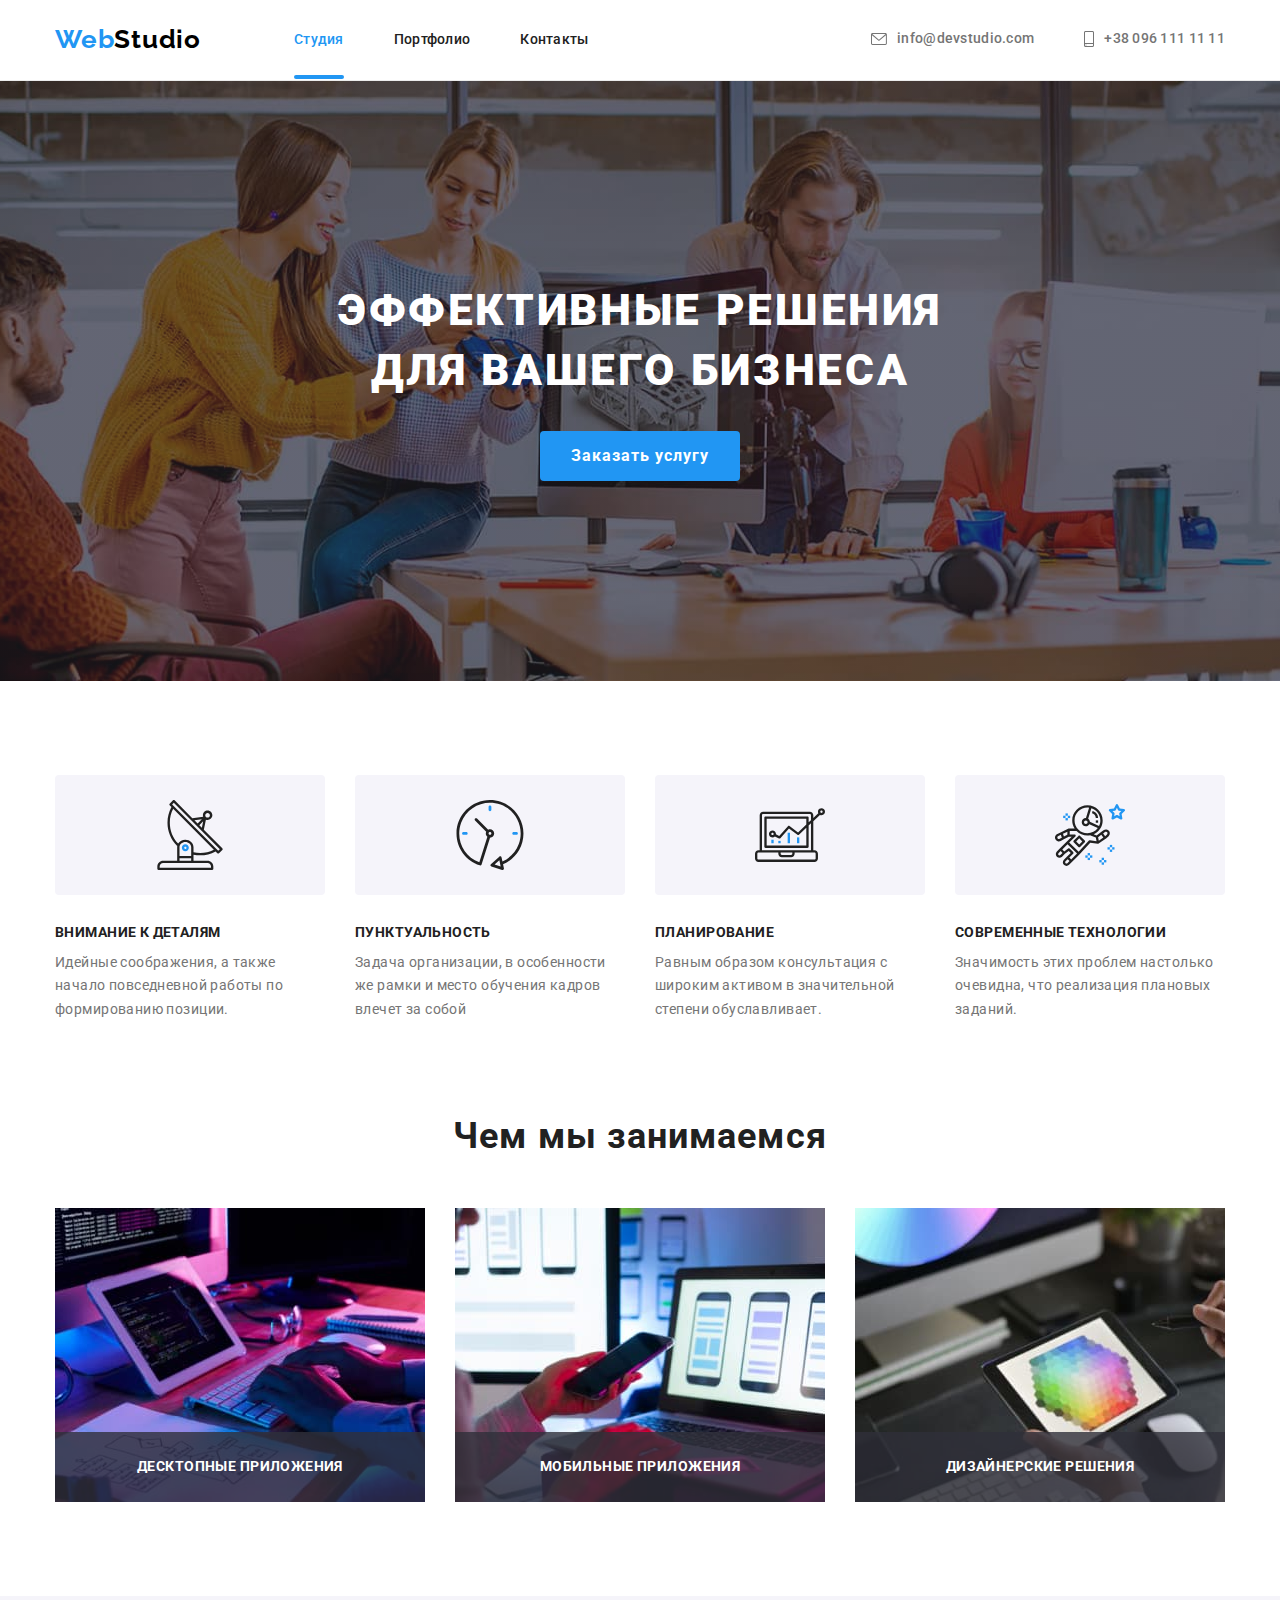
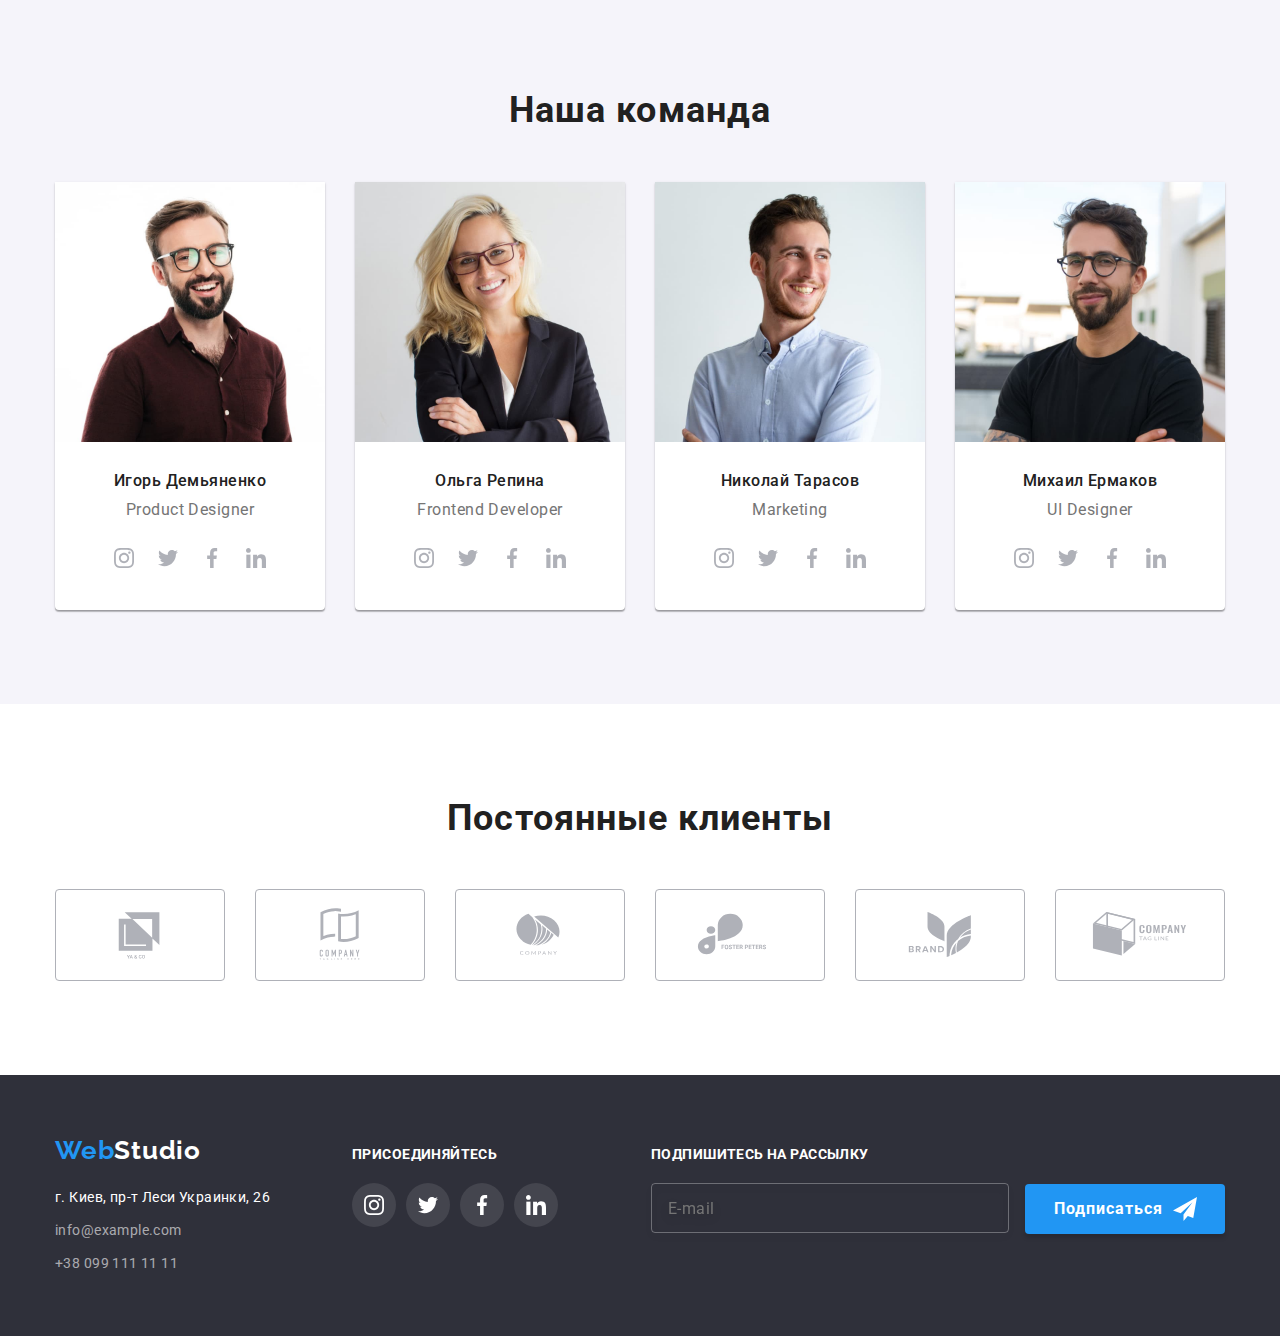
<file: index.html>
<!DOCTYPE html>
<html lang="ru">
<head>
    <meta charset="UTF-8">
    <meta http-equiv="X-UA-Compatible" content="IE=edge">
    <meta name="viewport" content="width=device-width, initial-scale=1.0">
    <title>Webstudio</title>
    <link rel="preconnect" href="https://fonts.googleapis.com">
    <link rel="preconnect" href="https://fonts.gstatic.com" crossorigin>
    <link href="https://fonts.googleapis.com/css2?family=Raleway:wght@700&family=Roboto:wght@400;500;700;900&display=swap"
        rel="stylesheet">
    <link rel="stylesheet" href="./css/modern-normalize.css">
    <link rel="stylesheet" href="./css/main.min.css">
    
</head>
<body>
    <header class="header">
        <div class="container header__container">
        <nav class="navigation">
            <a class="logo logo__header" href="./index.html"><span class="logo__accent">Web</span>Studio</a>
                <ul class="nav-list">
                    <li class="nav-list__item">
                        <a href="./index.html" class="nav-list__link nav-list__link--underline"> <span class="logo__accent">Студия</span></a></li>
                    <li class="nav-list__item">
                        <a href="./portfolio.html" class="nav-list__link">Портфолио</a></li>
                    <li class="nav-list__item">
                        <a href="" class="nav-list__link">Контакты</a></li>
                </ul>
        </nav>
            <ul class="header-link ">
                <li class="header-link__item"><a href="mailto:info@devstudio.com" class="header-link__contacts">
                    <svg class="header-link__icons" width="16" height="16"><use href="./images/icons.svg#icon-envelope"></use></svg>info@devstudio.com</a></li>
                <li class="header-link__item"><a href="tel:+380961111111" class="header-link__contacts">
                    <svg class="header-link__icons" width="10" height="16"><use href="./images/icons.svg#icon-smartphone"></use></svg>+38 096 111 11 11</a> </li>
            </ul>
        </div>
    </header>
    <main>

        <section class="hero">
            <div class="container">
                <h1 class="hero__title">Эффективные решения для вашего бизнеса</h1>
                <button type="button" class="hero__btn" data-modal-open>Заказать услугу</button> 
            </div>
        </section>    

        <section class="section">
            <div class="container">
            <h2 class="section__title visually-hidden">Наши преимущества</h2>
            <ul class="about-list">
                <li class="about-list__item">
                    <div class="about-list__content">
                        <svg class="about-list__icon" width="70" height="70">
                            <use href="./images/icons.svg#icon-antenna"></use>
                        </svg>
                    </div>
                    <h3 class="about-list__title ">Внимание к деталям</h3>
                    <p class="about-list__description">Идейные соображения, а также начало повседневной работы по формированию позиции.</p>
                </li>
                <li class="about-list__item">
                    <div class="about-list__content">
                        <svg class="about-list__icon" width="70" height="70">
                            <use href="./images/icons.svg#icon-clock"></use>
                        </svg>
                    </div>
                    <h3 class="about-list__title">Пунктуальность</h3>
                    <p class="about-list__description">Задача организации, в особенности же рамки и место обучения кадров влечет за собой</p>
                </li>
                <li class="about-list__item">
                    <div class="about-list__content">
                        <svg class="about-list__icon" width="70" height="70">
                            <use href="./images/icons.svg#icon-diagram"></use>
                        </svg>
                    </div>
                    <h3 class="about-list__title">Планирование</h3>
                    <p class="about-list__description">Равным образом консультация с широким активом в значительной степени обуславливает.</p>
                </li>
                <li class="about-list__item">
                    <div class="about-list__content">
                        <svg class="about-list__icon" width="70" height="70">
                            <use href="./images/icons.svg#icon-astronaut"></use>
                        </svg>
                    </div>
                    <h3 class="about-list__title">Современные технологии</h3>
                    <p class="about-list__description">Значимость этих проблем настолько очевидна, что реализация плановых заданий.</p>
                </li>
            </ul>
            </div>
        </section>

        <section class="section section--no-padding-top">
            <div class="container">
            <h2 class="section__title">Чем мы занимаемся</h2>
            <ul class="tasks-list">
                <li class="tasks-list__item">
                    <img src="./images/box-1.jpg" alt="creating products" width="370" height="294">
                    <h3 class="tasks-list__products">Десктопные приложения</h3>
                </li> 
                <li class="tasks-list__item">
                    <img src="./images/box-2.jpg" alt="creating products" width="370" height="294">
                    <h3 class="tasks-list__products">Мобильные приложения</h3>
                </li>
                <li class="tasks-list__item">
                    <img src="./images/box-3.jpg" alt="creating products" width="370" height="294">
                    <h3 class="tasks-list__products">Дизайнерские решения</h3>
                </li>
            </ul>
            </div>
        </section>

        <section class="section section--other-background">
            <div class="container">
            <h2 class="section__title">Наша команда</h2>
            <ul class="team-list">
                <li class="team-list__item">
                    <img src="./images/img-1.jpg" alt="teammate" width="270" height="260">
                    <div class="team-list__content">
                        <h3  class="team-list__title">Игорь Демьяненко</h3>
                        <p class="team-list__text" lang="en">Product Designer</p>
                        <ul class="team-list__person-social socials">
                            <li class="socials__item">
                                <a href="" class="socials__link">
                                <svg class="socials__icons" width="20" height="20">
                                    <use href="./images/icons.svg#icon-instagram"></use>
                                </svg>
                                </a>
                            </li>
                            <li class="workman-social-item">
                                <a href="" class="socials__link">
                                    <svg class="socials__icons" width="20" height="20">
                                    <use href="./images/icons.svg#icon-twitter"></use>
                                    </svg>
                                </a>
                            </li>
                            <li class="socials__item">
                                <a href="" class="socials__link">
                                    <svg class="socials__icons" width="20" height="20">
                                    <use href="./images/icons.svg#icon-facebook"></use>
                                    </svg>
                                </a>
                            </li>
                            <li class="socials__item">
                                <a href="" class="socials__link">
                                    <svg class="socials__icons" width="20" height="20">
                                    <use href="./images/icons.svg#icon-linkedin"></use>
                                    </svg>
                                </a>
                            </li>
                        </ul>
                    </div>
                </li>
                <li class="team-list__item">
                    <img src="./images/img-2.jpg" alt="teammate" width="270" height="260">
                    <div class="team-list__content">
                        <h3 class="team-list__title">Ольга Репина</h3>
                        <p class="team-list__text" lang="en">Frontend Developer</p>
                        <ul class="team-list__person-social socials">
                            <li class="socials__item">
                                <a href="" class="socials__link">
                                    <svg class="socials__icons" width="20" height="20">
                                        <use href="./images/icons.svg#icon-instagram"></use>
                                    </svg>
                                </a>
                            </li>
                            <li class="socials__item">
                                <a href="" class="socials__link">
                                    <svg class="socials__icons" width="20" height="20">
                                        <use href="./images/icons.svg#icon-twitter"></use>
                                    </svg>
                                </a>
                            </li>
                            <li class="socials__item">
                                <a href="" class="socials__link">
                                    <svg class="socials__icons" width="20" height="20">
                                        <use href="./images/icons.svg#icon-facebook"></use>
                                    </svg>
                                </a>
                            </li>
                            <li class="socials__item">
                                <a href="" class="socials__link">
                                    <svg class="socials__icons" width="20" height="20">
                                        <use href="./images/icons.svg#icon-linkedin"></use>
                                    </svg>
                                </a>
                            </li>
                        </ul>
                    </div> 
                </li>
                <li class="team-list__item">
                    <img src="./images/img-3.jpg" alt="teammate" width="270" height="260">
                    <div class="team-list__content"> 
                        <h3 class="team-list__title">Николай Тарасов</h3>
                        <p class="team-list__text" lang="en">Marketing</p>
                        <ul class="team-list__person-social socials">
                            <li class="socials__item">
                                <a href="" class="socials__link">
                                    <svg class="socials__icons" width="20" height="20">
                                        <use href="./images/icons.svg#icon-instagram"></use>
                                    </svg>
                                </a>
                            </li>
                            <li class="socials__item">
                                <a href="" class="socials__link">
                                    <svg class="socials__icons" width="20" height="20">
                                        <use href="./images/icons.svg#icon-twitter"></use>
                                    </svg>
                                </a>
                            </li>
                            <li class="socials__item">
                                <a href="" class="socials__link">
                                    <svg class="socials__icons" width="20" height="20">
                                        <use href="./images/icons.svg#icon-facebook"></use>
                                    </svg>
                                </a>
                            </li>
                            <li class="socials__item">
                                <a href="" class="socials__link">
                                    <svg class="socials__icons" width="20" height="20">
                                        <use href="./images/icons.svg#icon-linkedin"></use>
                                    </svg>
                                </a>
                            </li>
                        </ul>
                    </div>
                </li>
                <li class="team-list__item">
                    <img src="./images/img-4.jpg" alt="teammate" width="270" height="260">
                    <div class="team-list__content"> 
                        <h3 class="team-list__title">Михаил Ермаков</h3>
                        <p class="team-list__text" lang="en">UI Designer</p>
                        <ul class="team-list__person-social socials">
                            <li class="socials__item">
                                <a href="" class="socials__link">
                                    <svg class="socials__icons" width="20" height="20">
                                        <use href="./images/icons.svg#icon-instagram"></use>
                                    </svg>
                                </a>
                            </li>
                            <li class="socials__item">
                                <a href="" class="socials__link">
                                    <svg class="socials__icons" width="20" height="20">
                                        <use href="./images/icons.svg#icon-twitter"></use>
                                    </svg>
                                </a>
                            </li>
                            <li class="socials__item">
                                <a href="" class="socials__link">
                                    <svg class="socials__icons" width="20" height="20">
                                        <use href="./images/icons.svg#icon-facebook"></use>
                                    </svg>
                                </a>
                            </li>
                            <li class="socials__item">
                                <a href="" class="socials__link">
                                    <svg class="socials__icons" width="20" height="20">
                                        <use href="./images/icons.svg#icon-linkedin"></use>
                                    </svg>
                                </a>
                            </li>
                        </ul>
                    </div>
                </li>
            </ul>
            </div>
        </section>

        <section class="section">
            <div class="container">
                <h2 class="section__title">Постоянные клиенты</h2>
                <ul class="clients">
                    <li class="clients__item">
                        <a class="clients__link" href=""><svg class="clients__icon"> 
                            <use href="./images/icons.svg#icon-first-client"></use>
                        </svg></a></li>
                    <li class="clients__item">
                        <a class="clients__link" href=""><svg class="clients__icon">
                        <use href="./images/icons.svg#icon-second-client"></use>
                    </svg></a></li>
                    <li class="clients__item">
                        <a class="clients__link" href=""><svg class="clients__icon">
                        <use href="./images/icons.svg#icon-third-client"></use>
                    </svg></a></li>
                    <li class="clients__item">
                        <a class="clients__link" href=""><svg class="clients__icon">
                        <use href="./images/icons.svg#icon-fourth-client"></use>
                    </svg></a></li>
                    <li class="clients__item">
                        <a class="clients__link" href=""><svg class="clients__icon">
                        <use href="./images/icons.svg#icon-fifth-client"></use>
                    </svg></a></li>
                    <li class="clients__item">
                        <a class="clients__link" href=""><svg class="clients__icon">
                        <use href="./images/icons.svg#icon-sixth-client"></use>
                    </svg></a></li>
                </ul>
            </div>
        </section>

    </main>

    <footer class="footer-section">
        <div class="container">
            <div class="footer-content">
                <div class="footer-address main-address">
                <a class="footer-address__logo logo logo--footer-theme" href="./index.html"><span class="logo__accent">Web</span>Studio</a>
                <address class="footer-address__address-form">
                    <ul class="footer-address__list">
                        <li class="footer-address__item-map">
                            <a class="footer-address__link-map" href="https://goo.gl/maps/9u9kL7aFhhk2bSxa9" target="_blank" rel="noopener noreferrer nofollow">г. Киев, пр-т Леси Украинки, 26</a>
                        </li>
                        <li class="footer-address__item-mail">
                            <a class="footer-address__link" href="mailto:info@example.com">info@example.com</a>
                        </li>
                        <li class="footer-address__item-tel">
                            <a class="footer-address__link" href="tel:+380991111111">+38 099 111 11 11</a>
                        </li>
                    </ul>
                </address>
                </div>
                <div class="footer-socials">
                    <p class="footer-socials__sub footer-subtitle">присоединяйтесь</p>
                    <ul class="footer-socials__list">
                        <li class="footer-socials__item">
                        <a class="footer-socials__link" href="">
                            <svg class="footer-socials__icon" width="20" height="20">
                                <use href="./images/icons.svg#icon-instagram"></use>
                            </svg>
                        </a>
                        </li>
                        <li class="footer-socials__item">
                        <a class="footer-socials__link" href="">
                            <svg class="footer-socials__icon" width="20" height="20">
                                <use href="./images/icons.svg#icon-twitter"></use>
                            </svg>
                        </a>
                        </li>
                        <li class="footer-socials__item">
                        <a class="footer-socials__link" href="">
                            <svg class="footer-socials__icon" width="20" height="20">
                                <use href="./images/icons.svg#icon-facebook"></use>
                            </svg>
                        </a>
                        </li>
                        <li class="footer-socials__item">
                        <a class="footer-socials__link" href="">
                            <svg class="footer-socials__icon" width="20" height="20">
                                <use href="./images/icons.svg#icon-linkedin"></use>
                            </svg>
                        </a>
                        </li>
                    </ul>
                </div>
                <div class="subscription subscr-content">
                    <p class="subscription__subtitle footer-subtitle">Подпишитесь на рассылку</p>
                    <form class="subscription__form">
                        <input class="subscription__input" type="email" name="user-email" id="email" placeholder="E-mail" required>
                        <button class="subscription__btn" type="submit">Подписаться 
                            <svg class="subscription__icon" width="24" height="24">
                                <use href="./images/icons.svg#icon-send">
                                </use>
                            </svg>
                        </button>
                    </form>
                </div>
            </div>
        </div>
    </footer>
    <div class="backdrop is-hidden" data-modal>
        <div class="modal">
            <p class="modal__title">Оставьте свои данные, мы вам перезвоним</p>
            <form class="form modal__form">
                <div role="group" class="form__field">
                    <label class="form__label" for="name">Имя</label>
                    <div class="form__wrap">
                        <input class="form__input" type="text" name="user-name" id="name" required>
                        <svg class="form__icon" width="18" height="18">
                            <use href="./images/icons.svg#icon-person-black"></use>
                        </svg>
                    </div>
                </div>
                <div role="group" class="form__field">
                    <label class="form__label" for="tel">Телефон</label>
                    <div class="form__wrap">
                        <input class="form__input" type="tel" name="user-number" id="tel" required>
                        <svg class="form__icon" width="18" height="18">
                            <use href="./images/icons.svg#icon-phone-black"></use>
                        </svg>
                    </div>
                </div>
                <div role="group" class="form__field">
                    <label class="form__label" for="modal-email">Почта</label>
                    <div class="form__wrap">
                        <input class="form__input" type="email" name="user-email" id="modal-email">
                        <svg class="form__icon" width="18" height="18">
                            <use href="./images/icons.svg#icon-email-black"></use>
                        </svg>
                    </div>
                </div>
                <div role="group" class="form__modal-comment form__field">
                    <label class="form__label" for="comment">Комментарий</label>
                    <textarea class="form__comment" name="comment" id="comment" placeholder="Введите текст"></textarea>
                </div>
                <div class="checkbox-block form__field">
                    <input type="checkbox" 
                        class="form__check-input visually-hidden" name="modal-check" id="modal-check" value=""> 
                    <label for="modal-check" class="form__check-text">
                        <span>
                            <svg class="form__check-icon" width="16" height="15">
                                <use href="./images/icons.svg#icon-check"></use>
                            </svg>
                        </span> 
                        Соглашаюсь с рассылкой и принимаю <a class="form__policy-link" href="">Условия договора</a> 
                    </label>
                </div>
                <div class="form__submit">
                    <button class="form__submit-btn" type="submit">Отправить</button>
                </div>
            </form>
            <button type="button" class="close-modal" data-modal-close>
                <svg class="close-modal__icon" width="11" height="11">
                    <use href="./images/icons.svg#icon-close-modal"></use>
                </svg>
            </button>
        </div>
    </div>
    <script src="./js/modal.js"></script>
    
</body>
</html>
</file>
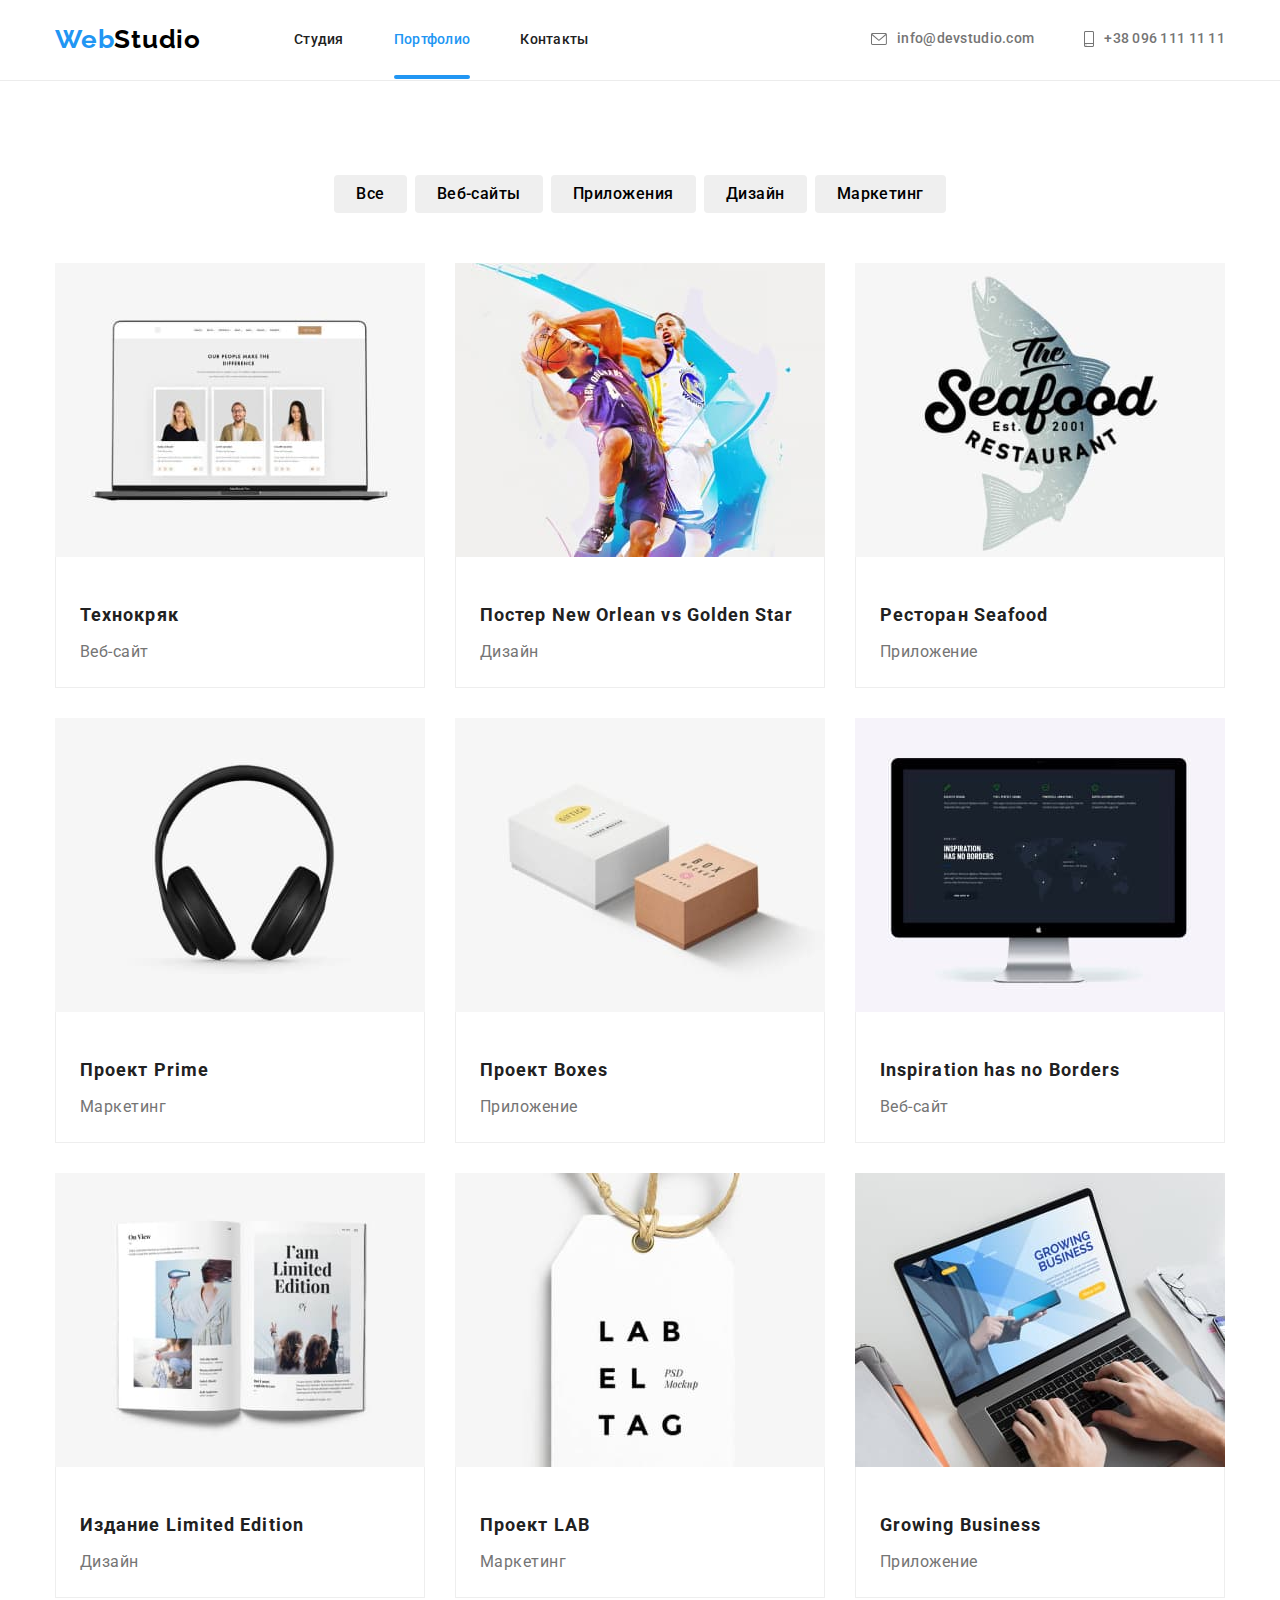
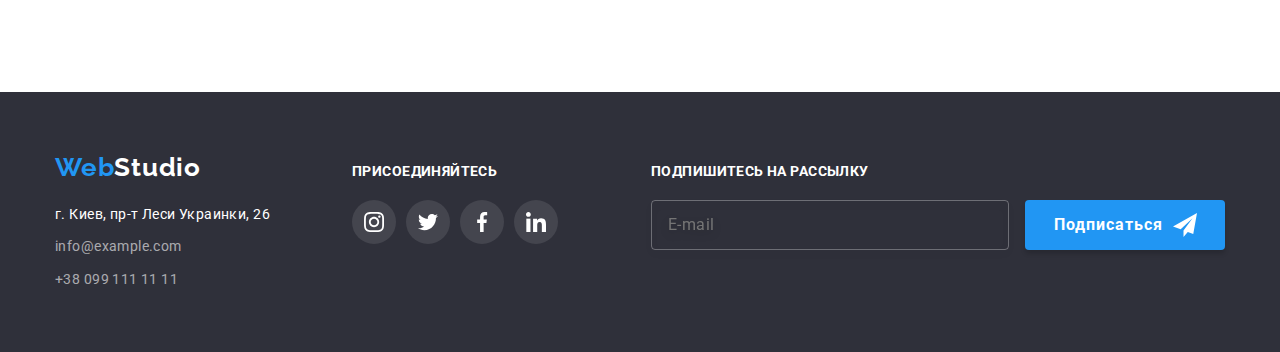
<file: portfolio.html>
<!DOCTYPE html>
<html lang="ru">

<head>
    <meta charset="UTF-8">
    <meta http-equiv="X-UA-Compatible" content="IE=edge">
    <meta name="viewport" content="width=device-width, initial-scale=1.0">
    <title>Webstudio</title>
    <link rel="preconnect" href="https://fonts.googleapis.com">
    <link rel="preconnect" href="https://fonts.gstatic.com" crossorigin>
    <link
        href="https://fonts.googleapis.com/css2?family=Raleway:wght@700&family=Roboto:wght@400;500;700;900&display=swap"
        rel="stylesheet">
    
    <link rel="stylesheet" href="./css/modern-normalize.css">
    <link rel="stylesheet" href="./css/main.css">
</head>

<body>
    <header class="header">
        <div class="container header__container">
        <nav class="navigation">
            <a class="logo logo__header" href="./index.html"><span class="logo__accent">Web</span>Studio</a>
                <ul class="nav-list">
                    <li class="nav-list__item">
                        <a href="./index.html" class="nav-list__link">Студия</a></li>
                    <li class="nav-list__item">
                        <a href="./portfolio.html" class="nav-list__link nav-list__link--underline"><span class="logo__accent">Портфолио</span></a></li>
                    <li class="nav-list__item">
                        <a href="" class="nav-list__link">Контакты</a></li>
                </ul>
        </nav>
            <ul class="header-link ">
                <li class="header-link__item"><a href="mailto:info@devstudio.com" class="header-link__contacts">
                    <svg class="header-link__icons" width="16" height="16"><use href="./images/icons.svg#icon-envelope"></use></svg>info@devstudio.com</a></li>
                <li class="header-link__item"><a href="tel:+380961111111" class="header-link__contacts">
                    <svg class="header-link__icons" width="10" height="16"><use href="./images/icons.svg#icon-smartphone"></use></svg>+38 096 111 11 11</a> </li>
            </ul>
        </div>
    </header>
    <main>
        <section class="section">
            <div class="portfolio-content container">
                <h1 class="portfolio-content__title visually-hidden" >Portfolio</h1>
                    <ul class="portfolio-content__list filter-list">
                        <li class="filter-list__item"><button type="button" class="filter-list__btn">Все</button></li>
                        <li class="filter-list__item"><button type="button" class="filter-list__btn">Веб-сайты</button></li>
                        <li class="filter-list__item"><button type="button" class="filter-list__btn">Приложения</button></li>
                        <li class="filter-list__item"><button type="button" class="filter-list__btn">Дизайн</button></li>
                        <li class="filter-list__item"><button type="button" class="filter-list__btn">Маркетинг</button></li>
                    </ul>
                <ul class="projects">
                    <li class="projects__item">
                        <a href="" class="projects__link">
                            <div class="projects__tumb">
                                <img width="370" height="294" src="./images/pic-1.jpg" alt="Web_site">
                                <div class="projects__overlay"> 
                                    <div class="projects__hover">
                                        <p class="projects__text-hover">
                                        Технокряк это современная площадка распространения коронавируса. Компании используют эту платформу для цифрового
                                        шпионажа и атак на защищённые сервера конкурентов.
                                        </p>
                                    </div>
                                </div>
                            </div>
                            <div class="projects__content"> <h2 class="projects__title">Технокряк</h2>
                                <p class="projects__text">Веб-сайт</p>
                            </div>
                        </a>
                    </li>
                    <li class="projects__item">
                        <a href="" class="projects__link">
                            <div class="projects__tumb">
                                <img width="370" height="294" src="./images/pic-2.jpg" alt="design">
                                <div class="projects__overlay">
                                    <div class="projects__hover">
                                        <p class="projects__text-hover">
                                            Технокряк это современная площадка распространения коронавируса. Компании используют эту платформу для цифрового
                                            шпионажа и атак на защищённые сервера конкурентов.
                                        </p>
                                    </div>
                                </div>
                            </div>
                            <div class="projects__content"> <h2 class="projects__title">Постер <span lang="en">New Orlean vs Golden Star</span></h2>
                                <p class="projects__text">Дизайн</p>
                            </div>
                        </a>
                    </li>
                    <li class="projects__item">
                        <a href="" class="projects__link">
                            <div class="projects__tumb">
                                <img width="370" height="294" src="./images/pic-3.jpg" alt="application">
                                <div class="projects__overlay">
                                    <div class="projects__hover">
                                        <p class="projects__text-hover">
                                            Технокряк это современная площадка распространения коронавируса. Компании используют эту платформу для цифрового
                                            шпионажа и атак на защищённые сервера конкурентов.
                                        </p>
                                    </div>
                                </div>
                            </div>
                            <div class="projects__content"><h2 class="projects__title">Ресторан <span lang="en">Seafood</span></h2>
                                <p class="projects__text">Приложение</p>
                            </div> 
                        </a>
                    </li>
                    <li class="projects__item">
                        <a href="" class="projects__link">
                            <div class="projects__tumb">
                                <img width="370" height="294" src="./images/pic-4.jpg" alt="marketing">
                                <div class="projects__overlay">
                                    <div class="projects__hover">
                                        <p class="projects__text-hover">
                                            Технокряк это современная площадка распространения коронавируса. Компании используют эту платформу для
                                            цифрового
                                            шпионажа и атак на защищённые сервера конкурентов.
                                        </p>
                                    </div>
                                </div>
                            </div>
                            <div class="projects__content"> <h2 class="projects__title">Проект Prime</h2>
                                <p class="projects__text">Маркетинг</p>
                            </div>
                        </a>
                    </li>
                    <li class="projects__item">
                        <a href="" class="projects__link">
                            <div class="projects__tumb">
                                <img width="370" height="294" src="./images/pic-5.jpg" alt="application">
                                <div class="projects__overlay">
                                    <div class="projects__hover">
                                        <p class="projects__text-hover">
                                            Технокряк это современная площадка распространения коронавируса. Компании используют эту платформу для
                                            цифрового
                                            шпионажа и атак на защищённые сервера конкурентов.
                                        </p>
                                    </div>
                                </div>
                            </div>
                            <div class="projects__content"> <h2 class="projects__title">Проект <span lang="en">Boxes</span></h2>
                                <p class="projects__text">Приложение</p>
                            </div>
                        </a>
                    </li>
                    <li class="projects__item">
                        <a href="" class="projects__link">
                            <div class="projects__tumb">
                                <img width="370" height="294" src="./images/pic-6.jpg" alt="web_site">
                                <div class="projects__overlay">
                                    <div class="projects__hover">
                                        <p class="projects__text-hover">
                                            Технокряк это современная площадка распространения коронавируса. Компании используют эту платформу для
                                            цифрового
                                            шпионажа и атак на защищённые сервера конкурентов.
                                        </p>
                                    </div>
                                </div>
                            </div>
                            <div class="projects__content"> <h2 class="projects__title"><span lang="en">Inspiration has no Borders</span></h2>
                                <p class="projects__text">Веб-сайт</p>
                            </div>
                        </a>
                    </li>
                    <li class="projects__item">
                        <a href="" class="projects__link">
                            <div class="projects__tumb">
                                <img width="370" height="294" src="./images/pic-7.jpg" alt="design">
                                <div class="projects__overlay">
                                    <div class="projects__hover">
                                        <p class="projects__text-hover">
                                            Технокряк это современная площадка распространения коронавируса. Компании используют эту платформу для
                                            цифрового
                                            шпионажа и атак на защищённые сервера конкурентов.
                                        </p>
                                    </div>
                                </div>
                            </div>
                            <div class="projects__content"> <h2 class="projects__title">Издание <span lang="en">Limited Edition</span></h2>
                                <p class="projects__text">Дизайн</p>
                            </div>
                        </a>
                    </li>
                    <li class="projects__item">
                        <a href="" class="projects__link">
                            <div class="projects__tumb">
                                <img width="370" height="294" src="./images/pic-8.jpg" alt="marketing">
                                <div class="projects__overlay">
                                    <div class="projects__hover">
                                        <p class="projects__text-hover">
                                            Технокряк это современная площадка распространения коронавируса. Компании используют эту платформу для
                                            цифрового
                                            шпионажа и атак на защищённые сервера конкурентов.
                                        </p>
                                    </div>
                                </div>
                            </div>
                            <div class="projects__content"> <h2 class="projects__title">Проект <span lang="en">LAB</span></h2>
                                <p class="projects__text">Маркетинг</p>
                            </div>
                        </a>
                    </li>
                    <li class="projects__item">
                        <a href="" class="projects__link">
                            <div class="projects__tumb">
                                <img width="370" height="294" src="./images/pic-9.jpg" alt="application">
                                <div class="projects__overlay">
                                    <div class="projects__hover">
                                        <p class="projects__text-hover">
                                            Технокряк это современная площадка распространения коронавируса. Компании используют эту платформу для
                                            цифрового
                                            шпионажа и атак на защищённые сервера конкурентов.
                                        </p>
                                    </div>
                                </div>
                            </div>
                            <div class="projects__content"> <h2 class="projects__title"><span lang="en">Growing Business</span></h2>
                                <p class="projects__text">Приложение</p>
                            </div>
                        </a>
                    </li>
                </ul>
            </div>
        </section>
    </main>
    <footer class="footer-section">
        <div class="container">
            <div class="footer-content">
                <div class="footer-address main-address">
                <a class="footer-address__logo logo logo--footer-theme" href="./index.html"><span class="logo__accent">Web</span>Studio</a>
                <address class="footer-address__address-form">
                    <ul class="footer-address__list">
                        <li class="footer-address__item-map">
                            <a class="footer-address__link-map" href="https://goo.gl/maps/9u9kL7aFhhk2bSxa9" target="_blank" rel="noopener noreferrer nofollow">г. Киев, пр-т Леси Украинки, 26</a>
                        </li>
                        <li class="footer-address__item-mail">
                            <a class="footer-address__link" href="mailto:info@example.com">info@example.com</a>
                        </li>
                        <li class="footer-address__item-tel">
                            <a class="footer-address__link" href="tel:+380991111111">+38 099 111 11 11</a>
                        </li>
                    </ul>
                </address>
                </div>
                <div class="footer-socials">
                    <p class="footer-socials__sub footer-subtitle">присоединяйтесь</p>
                    <ul class="footer-socials__list">
                        <li class="footer-socials__item">
                        <a class="footer-socials__link" href="">
                            <svg class="footer-socials__icon" width="20" height="20">
                                <use href="./images/icons.svg#icon-instagram"></use>
                            </svg>
                        </a>
                        </li>
                        <li class="footer-socials__item">
                        <a class="footer-socials__link" href="">
                            <svg class="footer-socials__icon" width="20" height="20">
                                <use href="./images/icons.svg#icon-twitter"></use>
                            </svg>
                        </a>
                        </li>
                        <li class="footer-socials__item">
                        <a class="footer-socials__link" href="">
                            <svg class="footer-socials__icon" width="20" height="20">
                                <use href="./images/icons.svg#icon-facebook"></use>
                            </svg>
                        </a>
                        </li>
                        <li class="footer-socials__item">
                        <a class="footer-socials__link" href="">
                            <svg class="footer-socials__icon" width="20" height="20">
                                <use href="./images/icons.svg#icon-linkedin"></use>
                            </svg>
                        </a>
                        </li>
                    </ul>
                </div>
                <div class="subscription subscr-content">
                    <p class="subscription__subtitle footer-subtitle">Подпишитесь на рассылку</p>
                    <form class="subscription__form">
                        <input class="subscription__input" type="email" name="user-email" id="email" placeholder="E-mail" required>
                        <button class="subscription__btn" type="submit">Подписаться 
                            <svg class="subscription__icon" width="24" height="24">
                                <use href="./images/icons.svg#icon-send">
                                </use>
                            </svg>
                        </button>
                    </form>
                </div>
            </div>
        </div>
    </footer>
</body>

</html>
</file>
<file: css/main.css>
:root {
  --accent-color: #2196F3;
  --header-logo-color: #000000;
  --navigation-text-color: #212121;
  --header-text-color: #757575;
  --hero-text-color: #FFFFFF;
  --hero-back-color: #2196F3;
  --about-subtitle-color: #212121;
  --about-desc-color: #757575;
  --title-text-color: #212121;
  --footer-logo-color: #FFFFFF;
  --footer-text-color: #FFFFFF;
  --footer-links-color: rgba(255, 255, 255, 0.6);
  --hero-background-color: #C4C4C4;
  --filter-title-color:#212121;
  --footer-back-color: #2F303A;
  --timing-function: cubic-bezier(0.4, 0, 0.2, 1);
}

.logo__accent {
  color: var(--accent-color);
}

p, h1, h2, h3, h4, h5, h6 {
  margin: 0;
}

ul {
  list-style: none;
  margin: 0;
  padding: 0;
}

button {
  cursor: pointer;
}

img {
  display: block;
}

body {
  font-family: "Roboto", sans-serif;
  color: #212121;
}

a {
  text-decoration: none;
}

textarea {
  resize: none;
}

.container {
  width: 1200px;
  padding-left: 15px;
  padding-right: 15px;
  margin: 0 auto;
}

.visually-hidden {
  position: absolute;
  white-space: nowrap;
  width: 1px;
  height: 1px;
  overflow: hidden;
  border: 0;
  padding: 0;
  clip: rect(0 0 0 0);
  clip-path: inset(50%);
  margin: -1px;
}

.logo {
  font-family: "Raleway", sans-serif;
  font-weight: 700;
  font-size: 26px;
  line-height: 1.19;
  letter-spacing: 0.03em;
}

.logo__header {
  margin-right: 93px;
  color: var(--header-logo-color);
}

.logo--footer-theme {
  display: block;
  color: var(--footer-logo-color);
  margin-bottom: 20px;
}

.header {
  padding-top: 24px;
  padding-bottom: 25px;
  border-bottom: 1px solid #ECECEC;
}

.header__container {
  display: flex;
  align-items: center;
}

.navigation {
  display: flex;
  align-items: center;
}

.nav-list {
  display: flex;
}

.nav-list__item + .nav-list__item {
  margin-left: 50px;
}

.nav-list__link {
  position: relative;
  font-weight: 500;
  font-size: 14px;
  line-height: 1.14;
  letter-spacing: 0.02em;
  color: var(--navigation-text-color);
  padding-top: 32px;
  padding-bottom: 32px;
  transition: color 250ms var(--timing-function);
}

.nav-list__link:hover, .nav-list__link:focus {
  color: var(--accent-color);
}

.nav-list__link--underline::after {
  content: "";
  position: absolute;
  left: 0;
  bottom: 0;
  display: block;
  width: 100%;
  height: 4px;
  border-radius: 2px;
  background-color: var(--accent-color);
  transition: opacity 250ms var(--timing-function);
}

.header-link {
  display: flex;
  margin-left: auto;
}

.header-link__item {
  margin-left: 50px;
}

.header-link__contacts {
  display: flex;
  align-items: center;
  font-weight: 500;
  font-size: 14px;
  line-height: 1.14;
  letter-spacing: 0.02em;
  color: var(--header-text-color);
  transition: color 250ms var(--timing-function);
}

.header-link__contacts:hover, .header-link__contacts:focus {
  color: var(--accent-color);
}

.header-link__icons {
  fill: currentColor;
  margin-right: 10px;
}

.hero {
  background-color: var(--hero-background-color);
  background-image: linear-gradient(rgba(47, 48, 58, 0.4), rgba(47, 48, 58, 0.4)), url(../images/hero-bg.jpg);
  background-repeat: no-repeat;
  background-position: center;
  background-size: cover;
  text-align: center;
  padding: 200px 0;
  max-width: 1600px;
  margin: 0 auto;
}

.hero__title {
  font-weight: 900;
  font-size: 44px;
  line-height: 1.36;
  letter-spacing: 0.06em;
  text-align: center;
  text-transform: uppercase;
  color: var(--hero-text-color);
  width: 696px;
  margin: 0 auto;
}

.hero__btn {
  font-family: inherit;
  font-weight: 700;
  font-size: 16px;
  line-height: 1.87;
  letter-spacing: 0.06em;
  background-color: var(--accent-color);
  color: var(--hero-text-color);
  border-radius: 4px;
  border: 0px;
  min-width: 200px;
  height: 50px;
  margin-top: 30px;
  transition: box-shadow 250ms var(--timing-function);
}

.hero__btn:hover, .hero__btn:focus {
  box-shadow: 0px 4px 4px rgba(0, 0, 0, 0.15);
}

.section {
  padding-top: 94px;
  padding-bottom: 94px;
}

.section__title {
  font-weight: 700;
  font-size: 36px;
  line-height: 1.16;
  letter-spacing: 0.03em;
  text-align: center;
  color: var(--title-text-color);
  margin-bottom: 50px;
}

.about-list {
  display: flex;
  justify-content: center;
}

.about-list__item {
  width: 270px;
}

.about-list__item + .about-list__item {
  margin-left: 30px;
}

.about-list__content {
  height: 120px;
  background: #F5F4FA;
  border-radius: 4px;
  display: flex;
  align-items: center;
  justify-content: center;
}

.about-list__icon {
  display: flex;
}

.about-list__title {
  font-weight: 700;
  font-size: 14px;
  line-height: 1.14;
  letter-spacing: 0.03em;
  text-transform: uppercase;
  color: var(--about-subtitle-color);
  margin-bottom: 10px;
  margin-top: 30px;
}

.about-list__description {
  font-size: 14px;
  line-height: 1.71;
  letter-spacing: 0.03em;
  color: var(--about-desc-color);
}

.section--no-padding-top {
  padding-top: 0px;
}

.tasks-list {
  display: flex;
  margin-left: -30px;
  margin-bottom: -30px;
  flex-wrap: wrap;
}

.tasks-list__item {
  position: relative;
  flex-basis: calc(100% / 3 - 30px);
  margin-left: 30px;
  margin-bottom: 30px;
}

.tasks-list__products {
  position: absolute;
  bottom: 0;
  width: 100%;
  height: 70px;
  display: flex;
  justify-content: center;
  align-items: center;
  font-weight: 700;
  font-size: 14px;
  line-height: 1.14;
  letter-spacing: 0.03em;
  text-transform: uppercase;
  background: rgba(47, 48, 58, 0.8);
  color: #FFFFFF;
}

.section--other-background {
  background: #F5F4FA;
}

.team-list {
  display: flex;
  margin-left: -30px;
  margin-bottom: -30px;
  flex-wrap: wrap;
}

.team-list__item {
  flex-basis: calc(100% / 4 - 30px);
  margin-left: 30px;
  margin-bottom: 30px;
  box-shadow: 0px 1px 3px rgba(0, 0, 0, 0.12), 0px 1px 1px rgba(0, 0, 0, 0.14), 0px 2px 1px rgba(0, 0, 0, 0.2);
  background: #FFFFFF;
  border-radius: 0px 0px 4px 4px;
}

.team-list__content {
  text-align: center;
  padding-top: 30px;
  padding-bottom: 30px;
}

.team-list__title {
  font-weight: 500;
  font-size: 16px;
  line-height: 1.18;
  letter-spacing: 0.03em;
  color: var(--title-text-color);
  margin-bottom: 10px;
}

.team-list__text {
  font-size: 16px;
  line-height: 1.18;
  letter-spacing: 0.03em;
  color: var(--about-desc-color);
  margin-bottom: 16px;
}

.team-list__person-social {
  display: flex;
  justify-content: center;
}

.socials__link {
  width: 44px;
  height: 44px;
  border-radius: 50%;
  display: flex;
  align-items: center;
  justify-content: center;
  color: #AFB1B8;
  transition: color 250ms var(--timing-function), background-color 250ms var(--timing-function);
}

.socials__link:hover, .socials__link:focus {
  color: #FFFFFF;
  background-color: var(--accent-color);
}

.socials__icons {
  fill: currentColor;
}

.clients {
  display: flex;
  justify-content: center;
}

.clients__item + .clients__item {
  margin-left: 30px;
}

.clients__link {
  width: 170px;
  height: 92px;
  border: 1px solid;
  display: flex;
  align-items: center;
  justify-content: center;
  border-radius: 4px;
  color: #afb1b8;
  transition: color 250ms var(--timing-function), border-color 250ms var(--timing-function);
}

.clients__link:hover, .clients__link:focus {
  color: var(--accent-color);
  border-color: var(--accent-color);
}

.clients__icon {
  width: 106px;
  height: 60px;
  fill: currentColor;
}

.footer-section {
  background-color: var(--footer-back-color);
  max-width: 1600px;
  margin: 0 auto;
  padding-top: 60px;
  padding-bottom: 60px;
}

.footer-content {
  display: flex;
  align-items: baseline;
}

.main-address {
  flex-grow: 1;
  margin-right: 70px;
}

.footer-address__item-map {
  margin-bottom: 9px;
}

.footer-address__link-map {
  font-style: normal;
  font-size: 14px;
  line-height: 1.71;
  letter-spacing: 0.03em;
  color: white;
  margin-bottom: 9px;
  transition: color 250ms var(--timing-function);
}

.footer-address__link-map:hover, .footer-address__link-map:focus {
  color: var(--accent-color);
}

.footer-address__item-mail {
  margin-bottom: 9px;
}

.footer-address__link {
  font-style: normal;
  font-size: 14px;
  line-height: 1.71;
  letter-spacing: 0.03em;
  color: var(--footer-links-color);
  transition: color 250ms var(--timing-function);
}

.footer-address__link:hover, .footer-address__link:focus {
  color: var(--accent-color);
}

.footer-subtitle {
  display: inline-block;
  font-weight: 700;
  font-size: 14px;
  line-height: 1.14;
  letter-spacing: 0.03em;
  text-transform: uppercase;
  color: var(--footer-text-color);
  margin-bottom: 20px;
}

.footer-socials__list {
  display: flex;
  justify-content: center;
}

.footer-socials__item + .footer-socials__item {
  margin-left: 10px;
}

.footer-socials__link {
  width: 44px;
  height: 44px;
  border-radius: 50%;
  display: flex;
  align-items: center;
  justify-content: center;
  background: rgba(255, 255, 255, 0.1);
  transition: background-color 250ms var(--timing-function);
}

.footer-socials__link:hover, .footer-socials__link:focus {
  background-color: var(--accent-color);
}

.footer-socials__icon {
  fill: var(--footer-text-color);
}

.subscr-content {
  margin-left: 93px;
}

.subscription__form {
  justify-content: space-between;
}

.subscription__input {
  width: 358px;
  height: 50px;
  background-color: transparent;
  border: 1px solid rgba(255, 255, 255, 0.3);
  box-sizing: border-box;
  filter: drop-shadow(0px 4px 4px rgba(0, 0, 0, 0.15));
  border-radius: 4px;
  padding-left: 16px;
  color: rgba(255, 255, 255, 0.6);
  font-size: 16px;
  line-height: 1.25;
  letter-spacing: 0.03em;
  display: inline-block;
}

.subscription__btn {
  width: 200px;
  height: 50px;
  background-color: var(--accent-color);
  box-shadow: 0px 4px 4px rgba(0, 0, 0, 0.15);
  border-radius: 4px;
  border: 0px;
  font-weight: 700;
  font-size: 16px;
  line-height: 1.87;
  letter-spacing: 0.06em;
  color: #FFFFFF;
  margin-left: 12px;
  padding: 10px 28px 10px 29px;
  display: inline-flex;
  align-items: center;
}

.subscription__icon {
  margin-left: 10px;
}

.backdrop {
  position: fixed;
  top: 0px;
  left: 0px;
  width: 100%;
  height: 100%;
  background-color: rgba(0, 0, 0, 0.2);
  opacity: 1;
  transition: opacity 250ms var(--timing-function);
}

.backdrop.is-hidden {
  opacity: 0;
  pointer-events: none;
}

.modal {
  position: absolute;
  top: 50%;
  left: 50%;
  transform: translate(-50%, -50%);
  min-width: 528px;
  min-height: 581px;
  background-color: #FFFFFF;
  padding: 15px;
  box-shadow: 0px 1px 3px rgba(0, 0, 0, 0.12), 0px 1px 1px rgba(0, 0, 0, 0.14), 0px 2px 1px rgba(0, 0, 0, 0.2);
  border-radius: 4px;
  padding: 40px;
}

.modal__title {
  font-weight: 700;
  font-size: 20px;
  line-height: 1.15;
  letter-spacing: 0.03em;
  text-align: center;
  color: var(--about-subtitle-color);
  margin-bottom: 12px;
}

.form {
  width: 448px;
  display: flex;
  flex-direction: column;
}

.form__field {
  display: flex;
  flex-direction: column;
  margin-bottom: 10px;
}

.form__label {
  display: block;
  font-size: 12px;
  line-height: 1.16;
  letter-spacing: 0.01em;
  color: #757575;
  margin-bottom: 4px;
  position: relative;
}

.form__wrap {
  position: relative;
}

.form__input {
  width: 100%;
  height: 40px;
  border: 1px solid rgba(33, 33, 33, 0.2);
  box-sizing: border-box;
  border-radius: 4px;
  padding-left: 42px;
  outline: none;
  cursor: pointer;
  transition: border-color 250ms var(--timing-function);
}

.form__input:focus {
  border-color: var(--accent-color);
}

.form__icon {
  position: absolute;
  top: 50%;
  left: 12px;
  transform: translateY(-50%);
  transition: filter 250ms var(--timing-function), fill 250ms var(--timing-function);
}

.form__input:focus + .form__icon {
  fill: var(--accent-color);
  filter: drop-shadow(0px 4px 4px rgba(0, 0, 0, 0.25));
}

.form__modal-comment {
  margin-bottom: -10px;
}

.form__comment {
  width: 100%;
  height: 120px;
  padding: 12px 16px;
  border: 1px solid rgba(33, 33, 33, 0.2);
  border-radius: 4px;
  outline: none;
  cursor: pointer;
  font: inherit;
  transition: border-color 250ms var(--timing-function);
}

.form__comment:focus {
  border-color: var(--accent-color);
}

.form__comment::placeholder {
  font-size: 14px;
  line-height: 1.14;
  letter-spacing: 0.01em;
  color: rgba(117, 117, 117, 0.5);
}

.checkbox-block {
  margin-top: 20px;
  margin-bottom: 30px;
  display: flex;
  align-items: center;
  justify-content: center;
}

.form__check-input:checked + .form__check-text > span {
  background-color: #2196F3;
  border: none;
}

.form__check-input:checked + .form__check-text svg {
  fill: var(--footer-logo-color);
}

.form__check-text {
  display: flex;
  align-items: center;
  font-size: 14px;
  line-height: 1.71;
  letter-spacing: 0.03em;
  color: #757575;
}

.form__check-text span {
  display: flex;
  align-items: center;
  justify-content: center;
  width: 16px;
  height: 15px;
  border: 2px solid var(--about-subtitle-color);
  border-radius: 2px;
  margin-right: 7px;
}

.form__check-icon {
  fill: transparent;
}

.form__policy-link {
  text-decoration-line: underline;
  color: #2196F3;
}

.form__submit {
  text-align: center;
}

.form__submit-btn {
  width: 200px;
  height: 50px;
  background: #2196F3;
  box-shadow: 0px 4px 4px rgba(0, 0, 0, 0.15);
  border-radius: 4px;
  border: none;
  font-weight: 700;
  font-size: 16px;
  line-height: 1.87;
  letter-spacing: 0.06em;
  color: #FFFFFF;
}

.close-modal {
  position: absolute;
  width: 30px;
  height: 30px;
  background: #FFFFFF;
  border: 1px solid rgba(0, 0, 0, 0.1);
  border-radius: 50%;
  top: 8px;
  right: 8px;
}

.close-modal__icon {
  padding: auto;
  cursor: pointer;
  transition: fill 250ms var(--timing-function);
}

.close-modal__icon:hover {
  fill: var(--accent-color);
}

.portfolio-content__list {
  display: flex;
  justify-content: center;
  margin-bottom: 50px;
}

.filter-list__item + .filter-list__item {
  margin-left: 8px;
}

.filter-list__btn {
  font-family: inherit;
  font-weight: 500;
  font-size: 16px;
  line-height: 1.62;
  letter-spacing: 0.03em;
  text-align: center;
  border: 0px;
  border-radius: 4px;
  padding-top: 6px;
  padding-right: 22px;
  padding-bottom: 6px;
  padding-left: 22px;
  transition: color 250ms var(--timing-function), background-color 250ms var(--timing-function), box-shadow 250ms var(--timing-function);
}

.filter-list__btn:hover, .filter-list__btn:focus {
  color: var(--hero-text-color);
  background-color: var(--accent-color);
  box-shadow: 0px 3px 1px rgba(0, 0, 0, 0.1), 0px 1px 2px rgba(0, 0, 0, 0.08), 0px 2px 2px rgba(0, 0, 0, 0.12);
}

.projects {
  display: flex;
  margin-left: -30px;
  margin-bottom: -30px;
  flex-wrap: wrap;
}

.projects__item {
  flex-basis: calc(100% / 9 - 30px);
  margin-left: 30px;
  margin-bottom: 30px;
}

.projects__link {
  display: inline-block;
  transition: background-color 250ms var(--timing-function), box-shadow 250ms var(--timing-function);
}

.projects__link:hover, .projects__link:focus {
  background-color: #FFFFFF;
  box-shadow: 0px 1px 1px rgba(0, 0, 0, 0.12), 0px 4px 4px rgba(0, 0, 0, 0.06), 1px 4px 6px rgba(0, 0, 0, 0.16);
}

.projects__link:hover .projects__overlay, .projects__link:focus .projects__overlay {
  transform: translateY(0%);
}

.projects__tumb {
  position: relative;
  overflow: hidden;
}

.projects__overlay {
  position: absolute;
  top: 0;
  left: 0;
  width: 100%;
  height: 100%;
  background-color: rgba(33, 150, 243, 0.9);
  transform: translateY(150%);
  transition: transform 250ms var(--timing-function);
}

.projects__hover {
  position: absolute;
  top: 50%;
  left: 50%;
  transform: translate(-50%, -50%);
}

.projects__text-hover {
  width: 322px;
  font-size: 18px;
  line-height: 1.56;
  letter-spacing: 0.03em;
  color: var(--hero-text-color);
}

.projects__content {
  background: #FFFFFF;
  border: 1px solid #EEEEEE;
  border-top: 0px;
  box-sizing: border-box;
  padding: 20px 24px;
  position: relative;
}

.projects__title {
  font-weight: 700;
  font-size: 18px;
  line-height: 2;
  letter-spacing: 0.06em;
  color: var(--filter-title-color);
  margin-top: 20px;
  margin-bottom: 4px;
}

.projects__text {
  font-size: 16px;
  line-height: 1.87;
  letter-spacing: 0.03em;
  font-size: 16px;
  line-height: 1.87;
  letter-spacing: 0.03em;
  color: var(--about-desc-color);
}
/*# sourceMappingURL=main.css.map */
</file>
<file: css/main.min.css>
:root{--accent-color: #2196F3;--header-logo-color: #000000;--navigation-text-color: #212121;--header-text-color: #757575;--hero-text-color: #FFFFFF;--hero-back-color: #2196F3;--about-subtitle-color: #212121;--about-desc-color: #757575;--title-text-color: #212121;--footer-logo-color: #FFFFFF;--footer-text-color: #FFFFFF;--footer-links-color: rgba(255, 255, 255, 0.6);--hero-background-color: #C4C4C4;--filter-title-color:#212121;--footer-back-color: #2F303A;--timing-function: cubic-bezier(0.4, 0, 0.2, 1)}.logo__accent{color:var(--accent-color)}p,h1,h2,h3,h4,h5,h6{margin:0}ul{list-style:none;margin:0;padding:0}button{cursor:pointer}img{display:block}body{font-family:"Roboto", sans-serif;color:#212121}a{text-decoration:none}textarea{resize:none}.container{width:1200px;padding-left:15px;padding-right:15px;margin:0 auto}.visually-hidden{position:absolute;white-space:nowrap;width:1px;height:1px;overflow:hidden;border:0;padding:0;clip:rect(0 0 0 0);clip-path:inset(50%);margin:-1px}.logo{font-family:"Raleway", sans-serif;font-weight:700;font-size:26px;line-height:1.19;letter-spacing:.03em}.logo__header{margin-right:93px;color:var(--header-logo-color)}.logo--footer-theme{display:block;color:var(--footer-logo-color);margin-bottom:20px}.header{padding-top:24px;padding-bottom:25px;border-bottom:1px solid #ECECEC}.header__container{display:flex;align-items:center}.navigation{display:flex;align-items:center}.nav-list{display:flex}.nav-list__item+.nav-list__item{margin-left:50px}.nav-list__link{position:relative;font-weight:500;font-size:14px;line-height:1.14;letter-spacing:.02em;color:var(--navigation-text-color);padding-top:32px;padding-bottom:32px;transition:color 250ms var(--timing-function)}.nav-list__link:hover,.nav-list__link:focus{color:var(--accent-color)}.nav-list__link--underline::after{content:"";position:absolute;left:0;bottom:0;display:block;width:100%;height:4px;border-radius:2px;background-color:var(--accent-color);transition:opacity 250ms var(--timing-function)}.header-link{display:flex;margin-left:auto}.header-link__item{margin-left:50px}.header-link__contacts{display:flex;align-items:center;font-weight:500;font-size:14px;line-height:1.14;letter-spacing:.02em;color:var(--header-text-color);transition:color 250ms var(--timing-function)}.header-link__contacts:hover,.header-link__contacts:focus{color:var(--accent-color)}.header-link__icons{fill:currentColor;margin-right:10px}.hero{background-color:var(--hero-background-color);background-image:linear-gradient(rgba(47,48,58,0.4), rgba(47,48,58,0.4)),url(../images/hero-bg.jpg);background-repeat:no-repeat;background-position:center;background-size:cover;text-align:center;padding:200px 0;max-width:1600px;margin:0 auto}.hero__title{font-weight:900;font-size:44px;line-height:1.36;letter-spacing:.06em;text-align:center;text-transform:uppercase;color:var(--hero-text-color);width:696px;margin:0 auto}.hero__btn{font-family:inherit;font-weight:700;font-size:16px;line-height:1.87;letter-spacing:.06em;background-color:var(--accent-color);color:var(--hero-text-color);border-radius:4px;border:0px;min-width:200px;height:50px;margin-top:30px;transition:box-shadow 250ms var(--timing-function)}.hero__btn:hover,.hero__btn:focus{box-shadow:0px 4px 4px rgba(0,0,0,0.15)}.section{padding-top:94px;padding-bottom:94px}.section__title{font-weight:700;font-size:36px;line-height:1.16;letter-spacing:.03em;text-align:center;color:var(--title-text-color);margin-bottom:50px}.about-list{display:flex;justify-content:center}.about-list__item{width:270px}.about-list__item+.about-list__item{margin-left:30px}.about-list__content{height:120px;background:#F5F4FA;border-radius:4px;display:flex;align-items:center;justify-content:center}.about-list__icon{display:flex}.about-list__title{font-weight:700;font-size:14px;line-height:1.14;letter-spacing:.03em;text-transform:uppercase;color:var(--about-subtitle-color);margin-bottom:10px;margin-top:30px}.about-list__description{font-size:14px;line-height:1.71;letter-spacing:.03em;color:var(--about-desc-color)}.section--no-padding-top{padding-top:0px}.tasks-list{display:flex;margin-left:-30px;margin-bottom:-30px;flex-wrap:wrap}.tasks-list__item{position:relative;flex-basis:calc(100% / 3 - 30px);margin-left:30px;margin-bottom:30px}.tasks-list__products{position:absolute;bottom:0;width:100%;height:70px;display:flex;justify-content:center;align-items:center;font-weight:700;font-size:14px;line-height:1.14;letter-spacing:.03em;text-transform:uppercase;background:rgba(47,48,58,0.8);color:#FFFFFF}.section--other-background{background:#F5F4FA}.team-list{display:flex;margin-left:-30px;margin-bottom:-30px;flex-wrap:wrap}.team-list__item{flex-basis:calc(100% / 4 - 30px);margin-left:30px;margin-bottom:30px;box-shadow:0px 1px 3px rgba(0,0,0,0.12),0px 1px 1px rgba(0,0,0,0.14),0px 2px 1px rgba(0,0,0,0.2);background:#FFFFFF;border-radius:0px 0px 4px 4px}.team-list__content{text-align:center;padding-top:30px;padding-bottom:30px}.team-list__title{font-weight:500;font-size:16px;line-height:1.18;letter-spacing:.03em;color:var(--title-text-color);margin-bottom:10px}.team-list__text{font-size:16px;line-height:1.18;letter-spacing:.03em;color:var(--about-desc-color);margin-bottom:16px}.team-list__person-social{display:flex;justify-content:center}.socials__link{width:44px;height:44px;border-radius:50%;display:flex;align-items:center;justify-content:center;color:#AFB1B8;transition:color 250ms var(--timing-function),background-color 250ms var(--timing-function)}.socials__link:hover,.socials__link:focus{color:#FFFFFF;background-color:var(--accent-color)}.socials__icons{fill:currentColor}.clients{display:flex;justify-content:center}.clients__item+.clients__item{margin-left:30px}.clients__link{width:170px;height:92px;border:1px solid;display:flex;align-items:center;justify-content:center;border-radius:4px;color:#afb1b8;transition:color 250ms var(--timing-function),border-color 250ms var(--timing-function)}.clients__link:hover,.clients__link:focus{color:var(--accent-color);border-color:var(--accent-color)}.clients__icon{width:106px;height:60px;fill:currentColor}.footer-section{background-color:var(--footer-back-color);max-width:1600px;margin:0 auto;padding-top:60px;padding-bottom:60px}.footer-content{display:flex;align-items:baseline}.main-address{flex-grow:1;margin-right:70px}.footer-address__item-map{margin-bottom:9px}.footer-address__link-map{font-style:normal;font-size:14px;line-height:1.71;letter-spacing:.03em;color:white;margin-bottom:9px;transition:color 250ms var(--timing-function)}.footer-address__link-map:hover,.footer-address__link-map:focus{color:var(--accent-color)}.footer-address__item-mail{margin-bottom:9px}.footer-address__link{font-style:normal;font-size:14px;line-height:1.71;letter-spacing:.03em;color:var(--footer-links-color);transition:color 250ms var(--timing-function)}.footer-address__link:hover,.footer-address__link:focus{color:var(--accent-color)}.footer-subtitle{display:inline-block;font-weight:700;font-size:14px;line-height:1.14;letter-spacing:.03em;text-transform:uppercase;color:var(--footer-text-color);margin-bottom:20px}.footer-socials__list{display:flex;justify-content:center}.footer-socials__item+.footer-socials__item{margin-left:10px}.footer-socials__link{width:44px;height:44px;border-radius:50%;display:flex;align-items:center;justify-content:center;background:rgba(255,255,255,0.1);transition:background-color 250ms var(--timing-function)}.footer-socials__link:hover,.footer-socials__link:focus{background-color:var(--accent-color)}.footer-socials__icon{fill:var(--footer-text-color)}.subscr-content{margin-left:93px}.subscription__form{justify-content:space-between}.subscription__input{width:358px;height:50px;background-color:transparent;border:1px solid rgba(255,255,255,0.3);box-sizing:border-box;filter:drop-shadow(0px 4px 4px rgba(0,0,0,0.15));border-radius:4px;padding-left:16px;color:rgba(255,255,255,0.6);font-size:16px;line-height:1.25;letter-spacing:.03em;display:inline-block}.subscription__btn{width:200px;height:50px;background-color:var(--accent-color);box-shadow:0px 4px 4px rgba(0,0,0,0.15);border-radius:4px;border:0px;font-weight:700;font-size:16px;line-height:1.87;letter-spacing:.06em;color:#FFFFFF;margin-left:12px;padding:10px 28px 10px 29px;display:inline-flex;align-items:center}.subscription__icon{margin-left:10px}.backdrop{position:fixed;top:0px;left:0px;width:100%;height:100%;background-color:rgba(0,0,0,0.2);opacity:1;transition:opacity 250ms var(--timing-function)}.backdrop.is-hidden{opacity:0;pointer-events:none}.modal{position:absolute;top:50%;left:50%;transform:translate(-50%, -50%);min-width:528px;min-height:581px;background-color:#FFFFFF;padding:15px;box-shadow:0px 1px 3px rgba(0,0,0,0.12),0px 1px 1px rgba(0,0,0,0.14),0px 2px 1px rgba(0,0,0,0.2);border-radius:4px;padding:40px}.modal__title{font-weight:700;font-size:20px;line-height:1.15;letter-spacing:.03em;text-align:center;color:var(--about-subtitle-color);margin-bottom:12px}.form{width:448px;display:flex;flex-direction:column}.form__field{display:flex;flex-direction:column;margin-bottom:10px}.form__label{display:block;font-size:12px;line-height:1.16;letter-spacing:.01em;color:#757575;margin-bottom:4px;position:relative}.form__wrap{position:relative}.form__input{width:100%;height:40px;border:1px solid rgba(33,33,33,0.2);box-sizing:border-box;border-radius:4px;padding-left:42px;outline:none;cursor:pointer;transition:border-color 250ms var(--timing-function)}.form__input:focus{border-color:var(--accent-color)}.form__icon{position:absolute;top:50%;left:12px;transform:translateY(-50%);transition:filter 250ms var(--timing-function),fill 250ms var(--timing-function)}.form__input:focus+.form__icon{fill:var(--accent-color);filter:drop-shadow(0px 4px 4px rgba(0,0,0,0.25))}.form__modal-comment{margin-bottom:-10px}.form__comment{width:100%;height:120px;padding:12px 16px;border:1px solid rgba(33,33,33,0.2);border-radius:4px;outline:none;cursor:pointer;font:inherit;transition:border-color 250ms var(--timing-function)}.form__comment:focus{border-color:var(--accent-color)}.form__comment::placeholder{font-size:14px;line-height:1.14;letter-spacing:.01em;color:rgba(117,117,117,0.5)}.checkbox-block{margin-top:20px;margin-bottom:30px;display:flex;align-items:center;justify-content:center}.form__check-input:checked+.form__check-text>span{background-color:#2196F3;border:none}.form__check-input:checked+.form__check-text svg{fill:var(--footer-logo-color)}.form__check-text{display:flex;align-items:center;font-size:14px;line-height:1.71;letter-spacing:.03em;color:#757575}.form__check-text span{display:flex;align-items:center;justify-content:center;width:16px;height:15px;border:2px solid var(--about-subtitle-color);border-radius:2px;margin-right:7px}.form__check-icon{fill:transparent}.form__policy-link{text-decoration-line:underline;color:#2196F3}.form__submit{text-align:center}.form__submit-btn{width:200px;height:50px;background:#2196F3;box-shadow:0px 4px 4px rgba(0,0,0,0.15);border-radius:4px;border:none;font-weight:700;font-size:16px;line-height:1.87;letter-spacing:.06em;color:#FFFFFF}.close-modal{position:absolute;width:30px;height:30px;background:#FFFFFF;border:1px solid rgba(0,0,0,0.1);border-radius:50%;top:8px;right:8px}.close-modal__icon{padding:auto;cursor:pointer;transition:fill 250ms var(--timing-function)}.close-modal__icon:hover{fill:var(--accent-color)}.portfolio-content__list{display:flex;justify-content:center;margin-bottom:50px}.filter-list__item+.filter-list__item{margin-left:8px}.filter-list__btn{font-family:inherit;font-weight:500;font-size:16px;line-height:1.62;letter-spacing:.03em;text-align:center;border:0px;border-radius:4px;padding-top:6px;padding-right:22px;padding-bottom:6px;padding-left:22px;transition:color 250ms var(--timing-function),background-color 250ms var(--timing-function),box-shadow 250ms var(--timing-function)}.filter-list__btn:hover,.filter-list__btn:focus{color:var(--hero-text-color);background-color:var(--accent-color);box-shadow:0px 3px 1px rgba(0,0,0,0.1),0px 1px 2px rgba(0,0,0,0.08),0px 2px 2px rgba(0,0,0,0.12)}.projects{display:flex;margin-left:-30px;margin-bottom:-30px;flex-wrap:wrap}.projects__item{flex-basis:calc(100% / 9 - 30px);margin-left:30px;margin-bottom:30px}.projects__link{display:inline-block;transition:background-color 250ms var(--timing-function),box-shadow 250ms var(--timing-function)}.projects__link:hover,.projects__link:focus{background-color:#FFFFFF;box-shadow:0px 1px 1px rgba(0,0,0,0.12),0px 4px 4px rgba(0,0,0,0.06),1px 4px 6px rgba(0,0,0,0.16)}.projects__link:hover .projects__overlay,.projects__link:focus .projects__overlay{transform:translateY(0%)}.projects__tumb{position:relative;overflow:hidden}.projects__overlay{position:absolute;top:0;left:0;width:100%;height:100%;background-color:rgba(33,150,243,0.9);transform:translateY(150%);transition:transform 250ms var(--timing-function)}.projects__hover{position:absolute;top:50%;left:50%;transform:translate(-50%, -50%)}.projects__text-hover{width:322px;font-size:18px;line-height:1.56;letter-spacing:0.03em;color:var(--hero-text-color)}.projects__content{background:#FFFFFF;border:1px solid #EEEEEE;border-top:0px;box-sizing:border-box;padding:20px 24px;position:relative}.projects__title{font-weight:700;font-size:18px;line-height:2;letter-spacing:.06em;color:var(--filter-title-color);margin-top:20px;margin-bottom:4px}.projects__text{font-size:16px;line-height:1.87;letter-spacing:.03em;font-size:16px;line-height:1.87;letter-spacing:0.03em;color:var(--about-desc-color)}
/*# sourceMappingURL=main.min.css.map */
</file>
